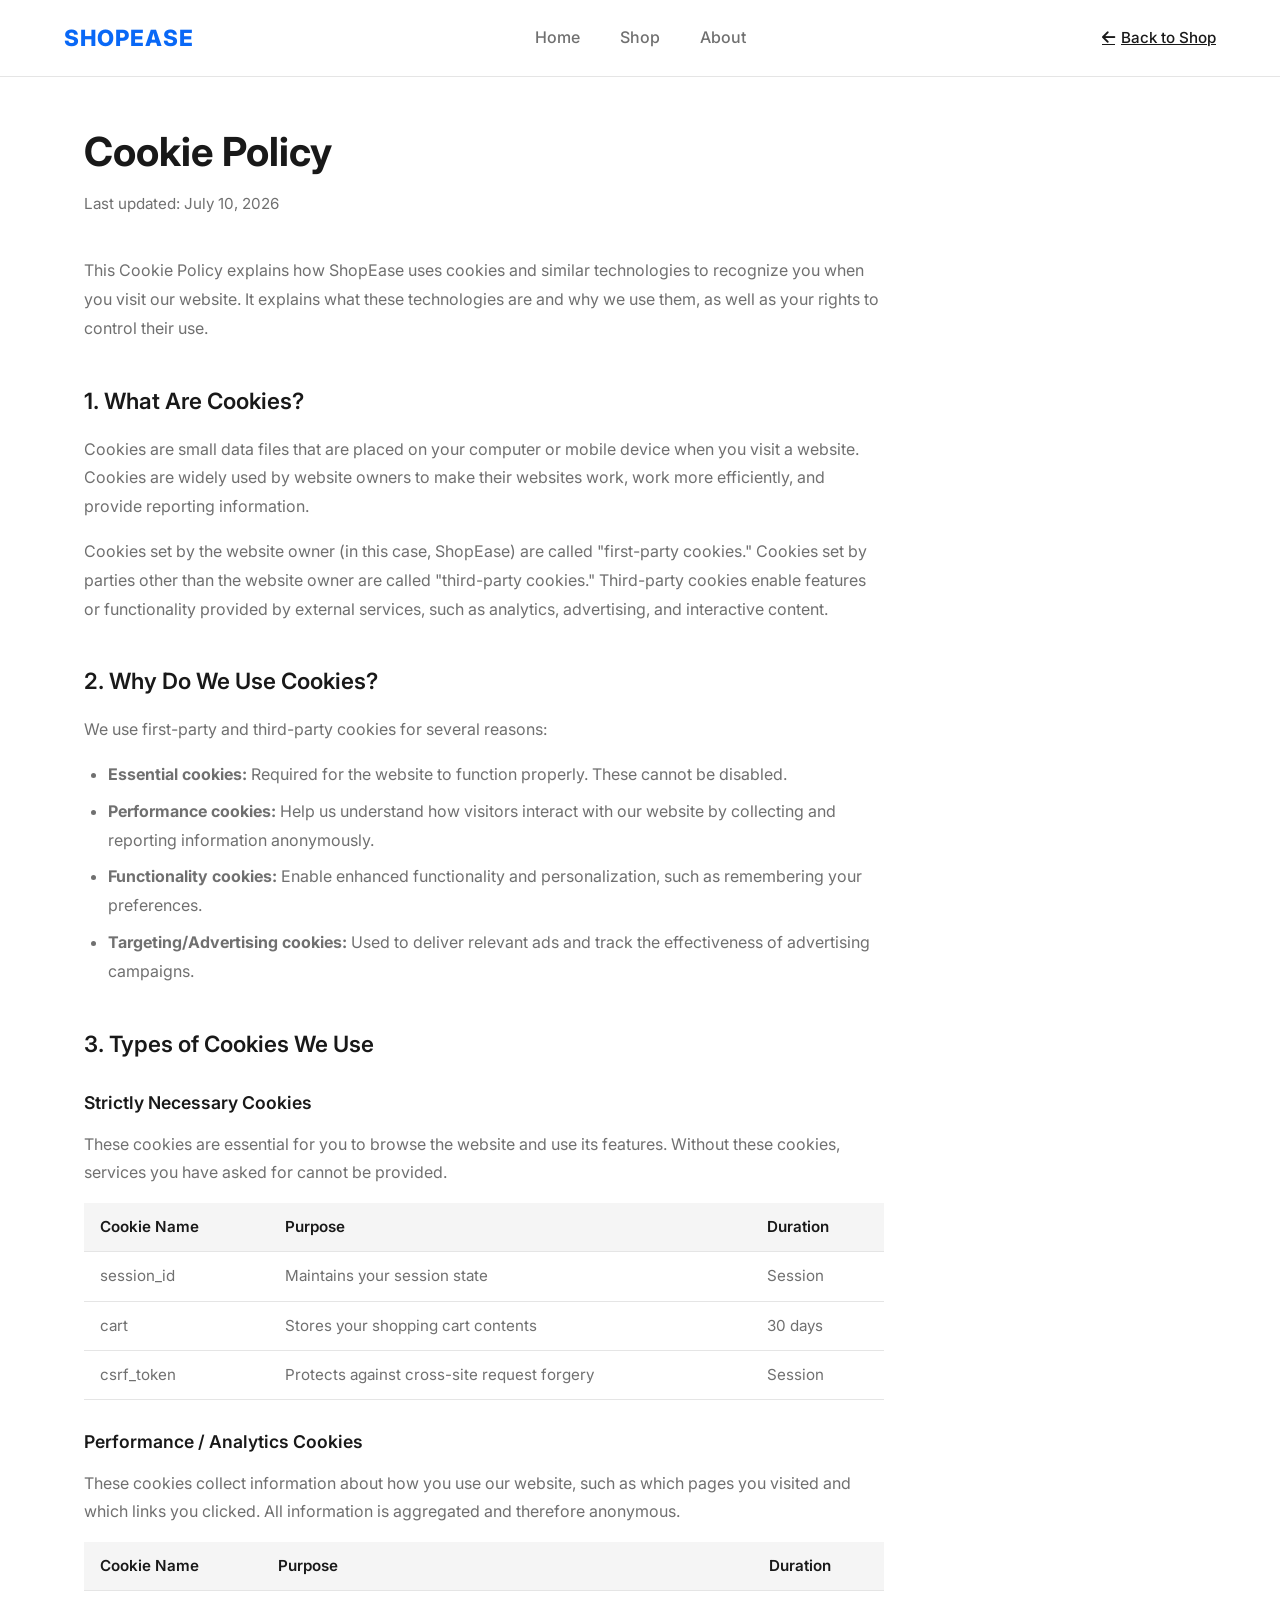
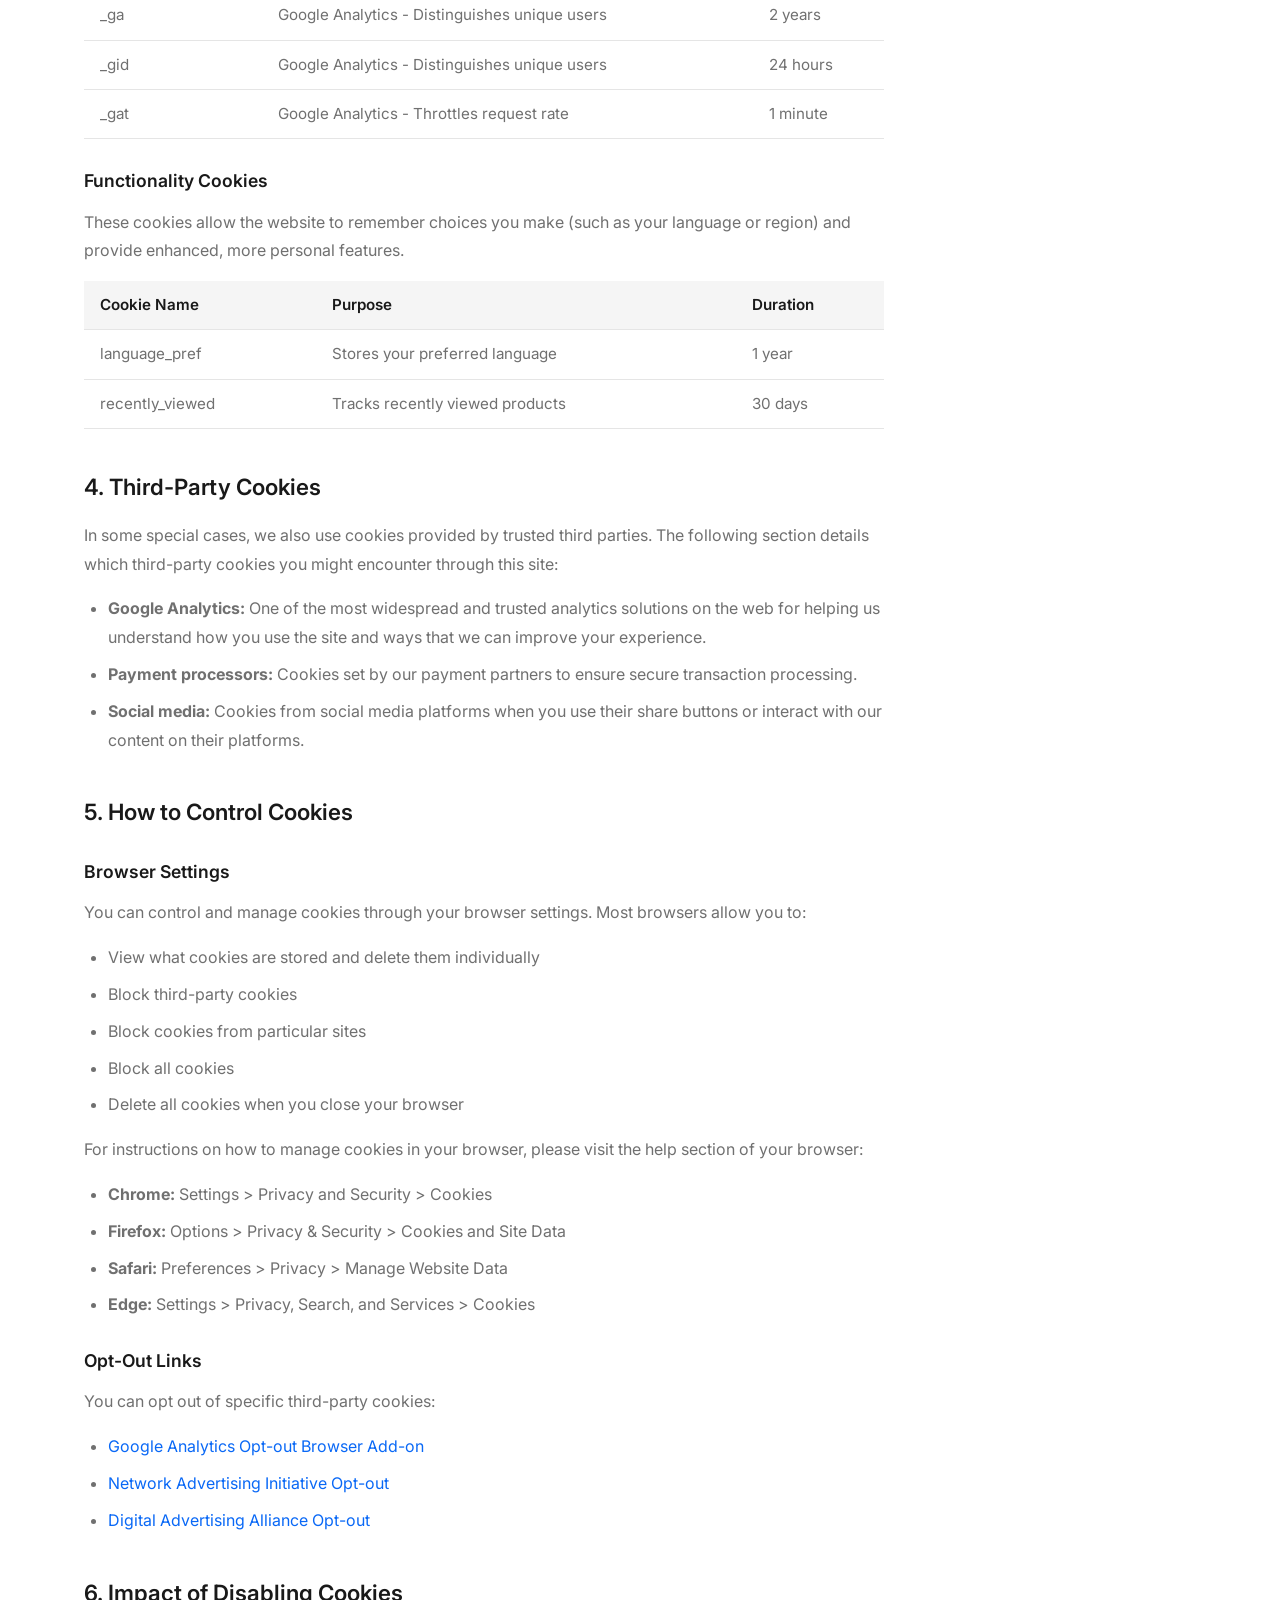
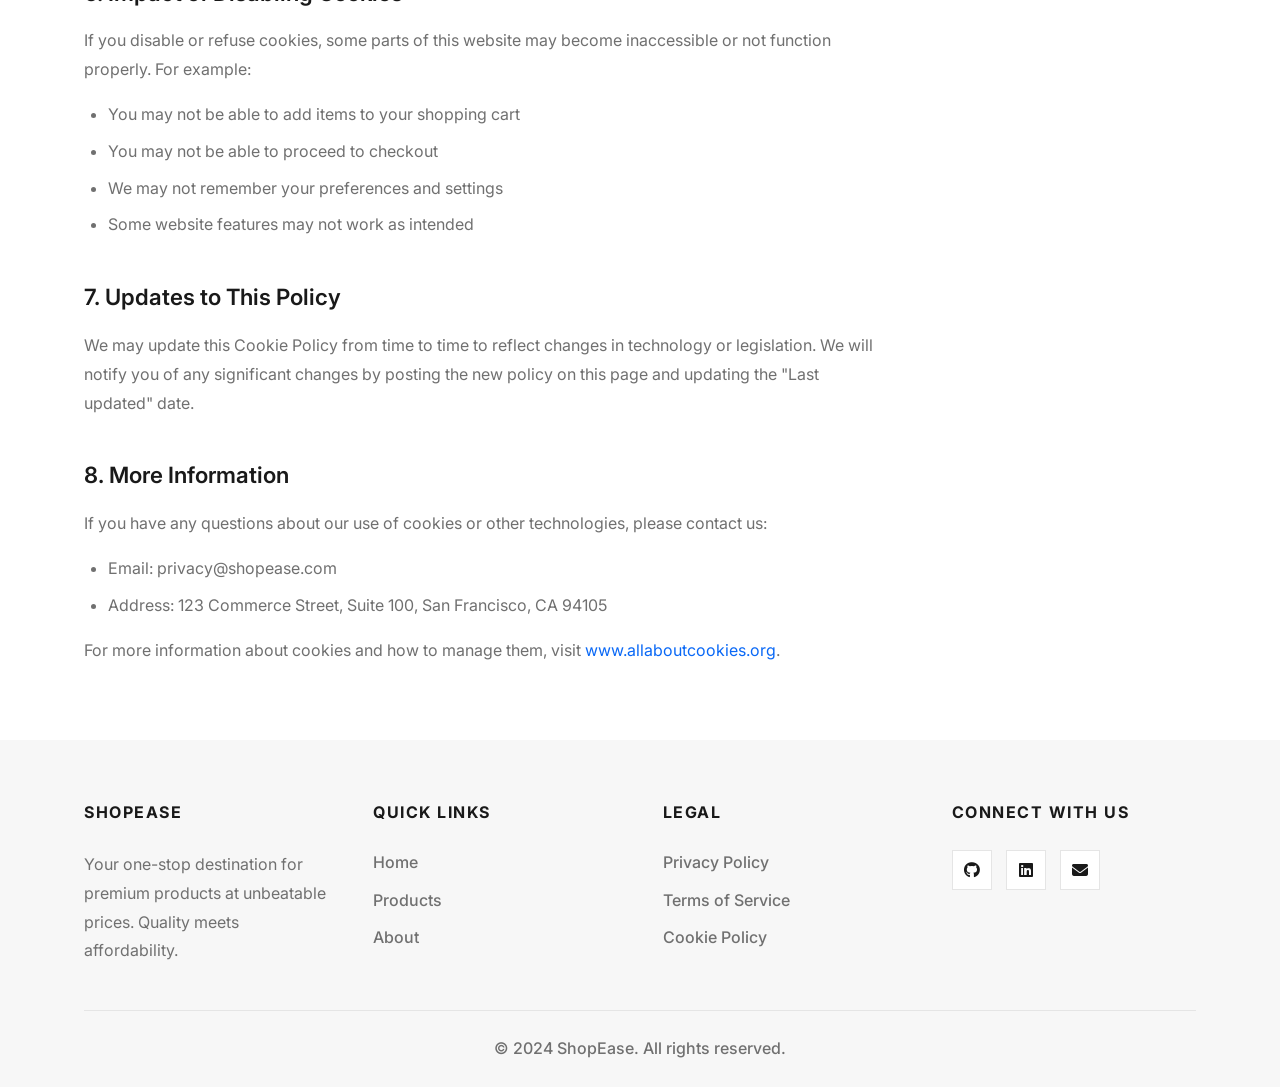
<file: cookies.html>
<!DOCTYPE html>
<html lang="en">
<head>
    <meta charset="UTF-8">
    <meta name="viewport" content="width=device-width, initial-scale=1.0">
    <title>Cookie Policy | ShopEase</title>
    <link rel="stylesheet" href="https://cdnjs.cloudflare.com/ajax/libs/font-awesome/6.4.0/css/all.min.css">
    <link rel="preconnect" href="https://fonts.googleapis.com">
    <link rel="preconnect" href="https://fonts.gstatic.com" crossorigin>
    <link rel="stylesheet" href="style.css">
</head>
<body>
    <nav>
        <div class="container nav-container">
            <a href="index.html" class="logo">ShopEase</a>
            <ul class="nav-links">
                <li><a href="index.html">Home</a></li>
                <li><a href="index.html#products">Shop</a></li>
                <li><a href="index.html#about">About</a></li>
            </ul>
            <div class="nav-actions">
                <a href="index.html" class="back-link"><i class="fas fa-arrow-left"></i> Back to Shop</a>
            </div>
        </div>
    </nav>

    <main class="policy-page">
        <div class="container">
            <h1>Cookie Policy</h1>
            <p class="policy-updated">Last updated: July 10, 2026</p>

            <div class="policy-content">
                <p>This Cookie Policy explains how ShopEase uses cookies and similar technologies to recognize you when you visit our website. It explains what these technologies are and why we use them, as well as your rights to control their use.</p>

                <h2>1. What Are Cookies?</h2>
                <p>Cookies are small data files that are placed on your computer or mobile device when you visit a website. Cookies are widely used by website owners to make their websites work, work more efficiently, and provide reporting information.</p>
                <p>Cookies set by the website owner (in this case, ShopEase) are called "first-party cookies." Cookies set by parties other than the website owner are called "third-party cookies." Third-party cookies enable features or functionality provided by external services, such as analytics, advertising, and interactive content.</p>

                <h2>2. Why Do We Use Cookies?</h2>
                <p>We use first-party and third-party cookies for several reasons:</p>
                <ul>
                    <li><strong>Essential cookies:</strong> Required for the website to function properly. These cannot be disabled.</li>
                    <li><strong>Performance cookies:</strong> Help us understand how visitors interact with our website by collecting and reporting information anonymously.</li>
                    <li><strong>Functionality cookies:</strong> Enable enhanced functionality and personalization, such as remembering your preferences.</li>
                    <li><strong>Targeting/Advertising cookies:</strong> Used to deliver relevant ads and track the effectiveness of advertising campaigns.</li>
                </ul>

                <h2>3. Types of Cookies We Use</h2>

                <h3>Strictly Necessary Cookies</h3>
                <p>These cookies are essential for you to browse the website and use its features. Without these cookies, services you have asked for cannot be provided.</p>
                <table>
                    <thead>
                        <tr>
                            <th>Cookie Name</th>
                            <th>Purpose</th>
                            <th>Duration</th>
                        </tr>
                    </thead>
                    <tbody>
                        <tr>
                            <td>session_id</td>
                            <td>Maintains your session state</td>
                            <td>Session</td>
                        </tr>
                        <tr>
                            <td>cart</td>
                            <td>Stores your shopping cart contents</td>
                            <td>30 days</td>
                        </tr>
                        <tr>
                            <td>csrf_token</td>
                            <td>Protects against cross-site request forgery</td>
                            <td>Session</td>
                        </tr>
                    </tbody>
                </table>

                <h3>Performance / Analytics Cookies</h3>
                <p>These cookies collect information about how you use our website, such as which pages you visited and which links you clicked. All information is aggregated and therefore anonymous.</p>
                <table>
                    <thead>
                        <tr>
                            <th>Cookie Name</th>
                            <th>Purpose</th>
                            <th>Duration</th>
                        </tr>
                    </thead>
                    <tbody>
                        <tr>
                            <td>_ga</td>
                            <td>Google Analytics - Distinguishes unique users</td>
                            <td>2 years</td>
                        </tr>
                        <tr>
                            <td>_gid</td>
                            <td>Google Analytics - Distinguishes unique users</td>
                            <td>24 hours</td>
                        </tr>
                        <tr>
                            <td>_gat</td>
                            <td>Google Analytics - Throttles request rate</td>
                            <td>1 minute</td>
                        </tr>
                    </tbody>
                </table>

                <h3>Functionality Cookies</h3>
                <p>These cookies allow the website to remember choices you make (such as your language or region) and provide enhanced, more personal features.</p>
                <table>
                    <thead>
                        <tr>
                            <th>Cookie Name</th>
                            <th>Purpose</th>
                            <th>Duration</th>
                        </tr>
                    </thead>
                    <tbody>
                        <tr>
                            <td>language_pref</td>
                            <td>Stores your preferred language</td>
                            <td>1 year</td>
                        </tr>
                        <tr>
                            <td>recently_viewed</td>
                            <td>Tracks recently viewed products</td>
                            <td>30 days</td>
                        </tr>
                    </tbody>
                </table>

                <h2>4. Third-Party Cookies</h2>
                <p>In some special cases, we also use cookies provided by trusted third parties. The following section details which third-party cookies you might encounter through this site:</p>
                <ul>
                    <li><strong>Google Analytics:</strong> One of the most widespread and trusted analytics solutions on the web for helping us understand how you use the site and ways that we can improve your experience.</li>
                    <li><strong>Payment processors:</strong> Cookies set by our payment partners to ensure secure transaction processing.</li>
                    <li><strong>Social media:</strong> Cookies from social media platforms when you use their share buttons or interact with our content on their platforms.</li>
                </ul>

                <h2>5. How to Control Cookies</h2>
                <h3>Browser Settings</h3>
                <p>You can control and manage cookies through your browser settings. Most browsers allow you to:</p>
                <ul>
                    <li>View what cookies are stored and delete them individually</li>
                    <li>Block third-party cookies</li>
                    <li>Block cookies from particular sites</li>
                    <li>Block all cookies</li>
                    <li>Delete all cookies when you close your browser</li>
                </ul>
                <p>For instructions on how to manage cookies in your browser, please visit the help section of your browser:</p>
                <ul>
                    <li><strong>Chrome:</strong> Settings > Privacy and Security > Cookies</li>
                    <li><strong>Firefox:</strong> Options > Privacy & Security > Cookies and Site Data</li>
                    <li><strong>Safari:</strong> Preferences > Privacy > Manage Website Data</li>
                    <li><strong>Edge:</strong> Settings > Privacy, Search, and Services > Cookies</li>
                </ul>

                <h3>Opt-Out Links</h3>
                <p>You can opt out of specific third-party cookies:</p>
                <ul>
                    <li><a href="https://tools.google.com/dlpage/gaoptout" target="_blank" rel="noopener">Google Analytics Opt-out Browser Add-on</a></li>
                    <li><a href="https://www.networkadvertising.org/choices/" target="_blank" rel="noopener">Network Advertising Initiative Opt-out</a></li>
                    <li><a href="https://optout.aboutads.info/" target="_blank" rel="noopener">Digital Advertising Alliance Opt-out</a></li>
                </ul>

                <h2>6. Impact of Disabling Cookies</h2>
                <p>If you disable or refuse cookies, some parts of this website may become inaccessible or not function properly. For example:</p>
                <ul>
                    <li>You may not be able to add items to your shopping cart</li>
                    <li>You may not be able to proceed to checkout</li>
                    <li>We may not remember your preferences and settings</li>
                    <li>Some website features may not work as intended</li>
                </ul>

                <h2>7. Updates to This Policy</h2>
                <p>We may update this Cookie Policy from time to time to reflect changes in technology or legislation. We will notify you of any significant changes by posting the new policy on this page and updating the "Last updated" date.</p>

                <h2>8. More Information</h2>
                <p>If you have any questions about our use of cookies or other technologies, please contact us:</p>
                <ul>
                    <li>Email: privacy@shopease.com</li>
                    <li>Address: 123 Commerce Street, Suite 100, San Francisco, CA 94105</li>
                </ul>
                <p>For more information about cookies and how to manage them, visit <a href="https://www.allaboutcookies.org" target="_blank" rel="noopener">www.allaboutcookies.org</a>.</p>
            </div>
        </div>
    </main>

    <footer>
        <div class="container">
            <div class="footer-content">
                <div class="footer-section">
                    <h4>ShopEase</h4>
                    <p>Your one-stop destination for premium products at unbeatable prices. Quality meets affordability.</p>
                </div>
                <div class="footer-section">
                    <h4>Quick Links</h4>
                    <ul>
                        <li><a href="index.html">Home</a></li>
                        <li><a href="index.html#products">Products</a></li>
                        <li><a href="index.html#about">About</a></li>
                    </ul>
                </div>
                <div class="footer-section">
                    <h4>Legal</h4>
                    <ul>
                        <li><a href="privacy.html">Privacy Policy</a></li>
                        <li><a href="terms.html">Terms of Service</a></li>
                        <li><a href="cookies.html">Cookie Policy</a></li>
                    </ul>
                </div>
                <div class="footer-section">
                    <h4>Connect With Us</h4>
                    <div class="social-links">
                        <a href="https://github.com" target="_blank"><i class="fab fa-github"></i></a>
                        <a href="https://linkedin.com" target="_blank"><i class="fab fa-linkedin"></i></a>
                        <a href="mailto:hello@shopease.com"><i class="fas fa-envelope"></i></a>
                    </div>
                </div>
            </div>
            <div class="footer-bottom">
                <p>&copy; 2024 ShopEase. All rights reserved.</p>
            </div>
        </div>
    </footer>
</body>
</html>
</file>
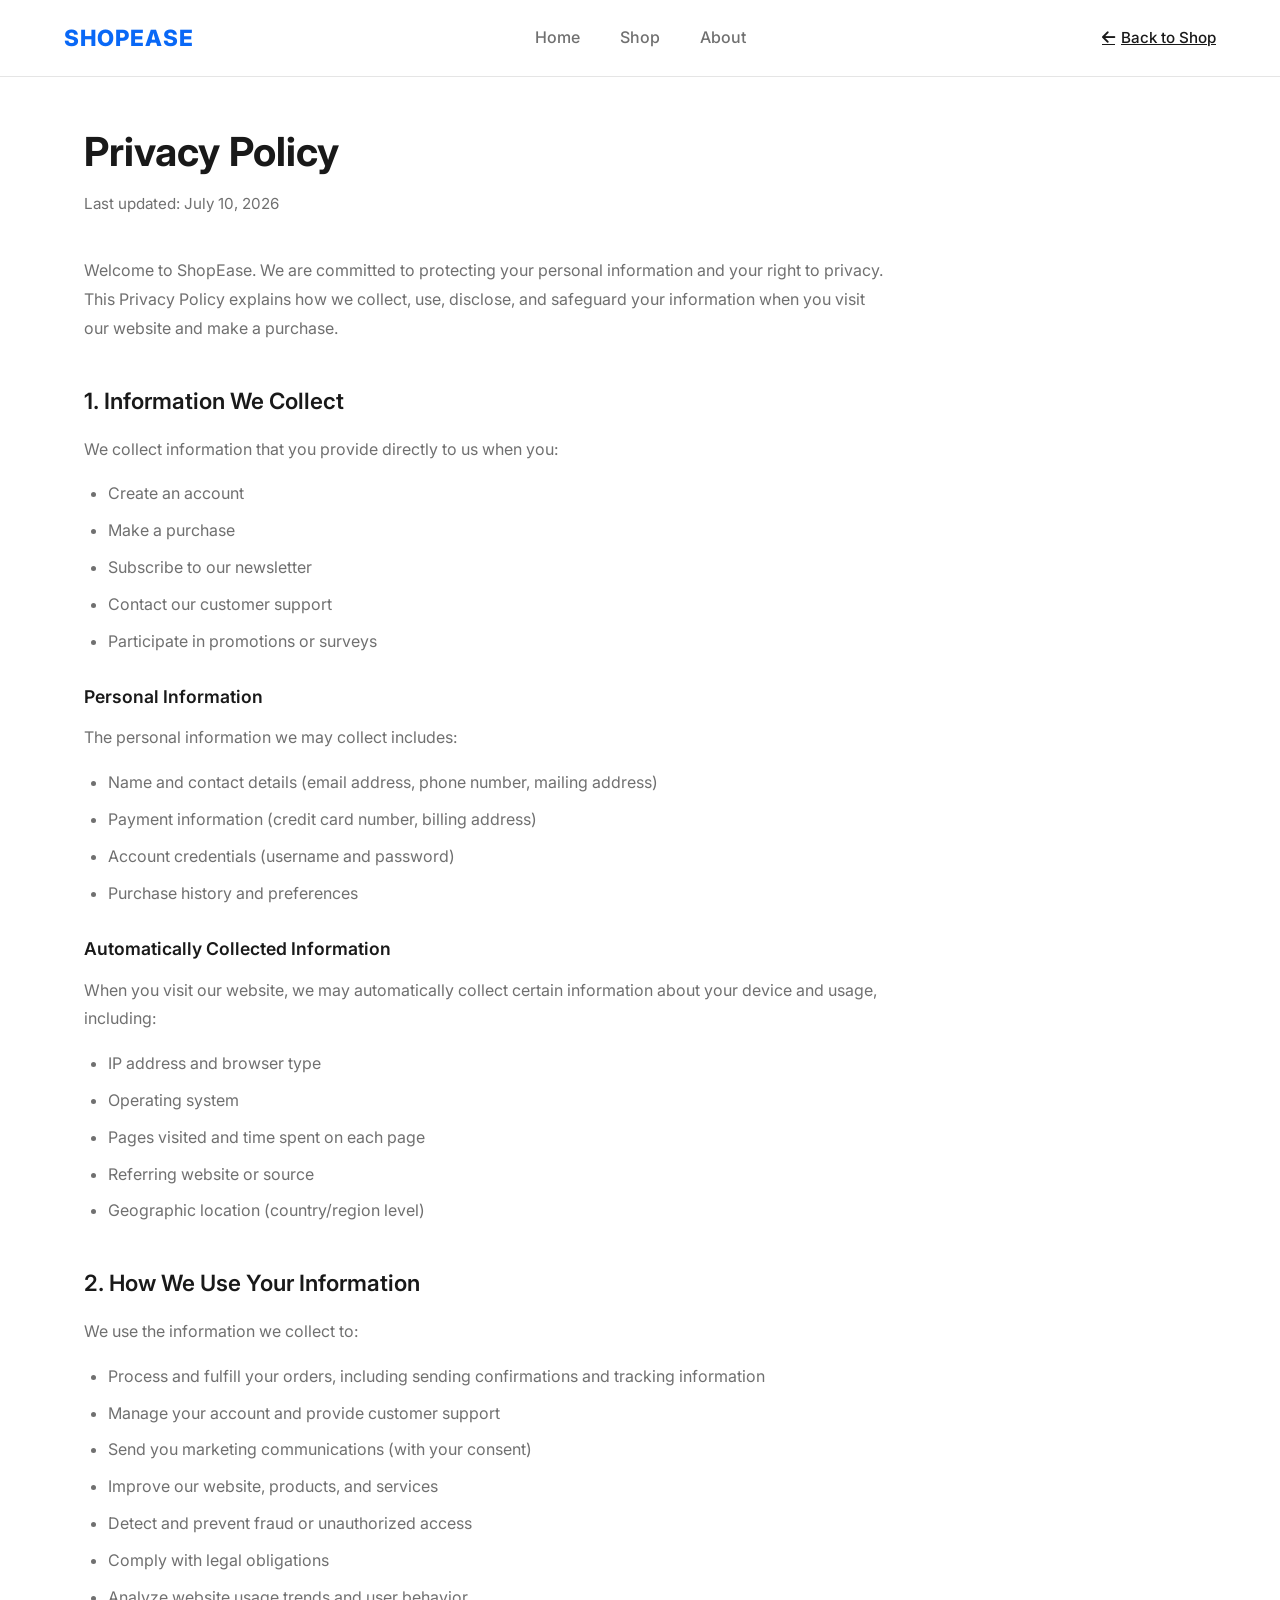
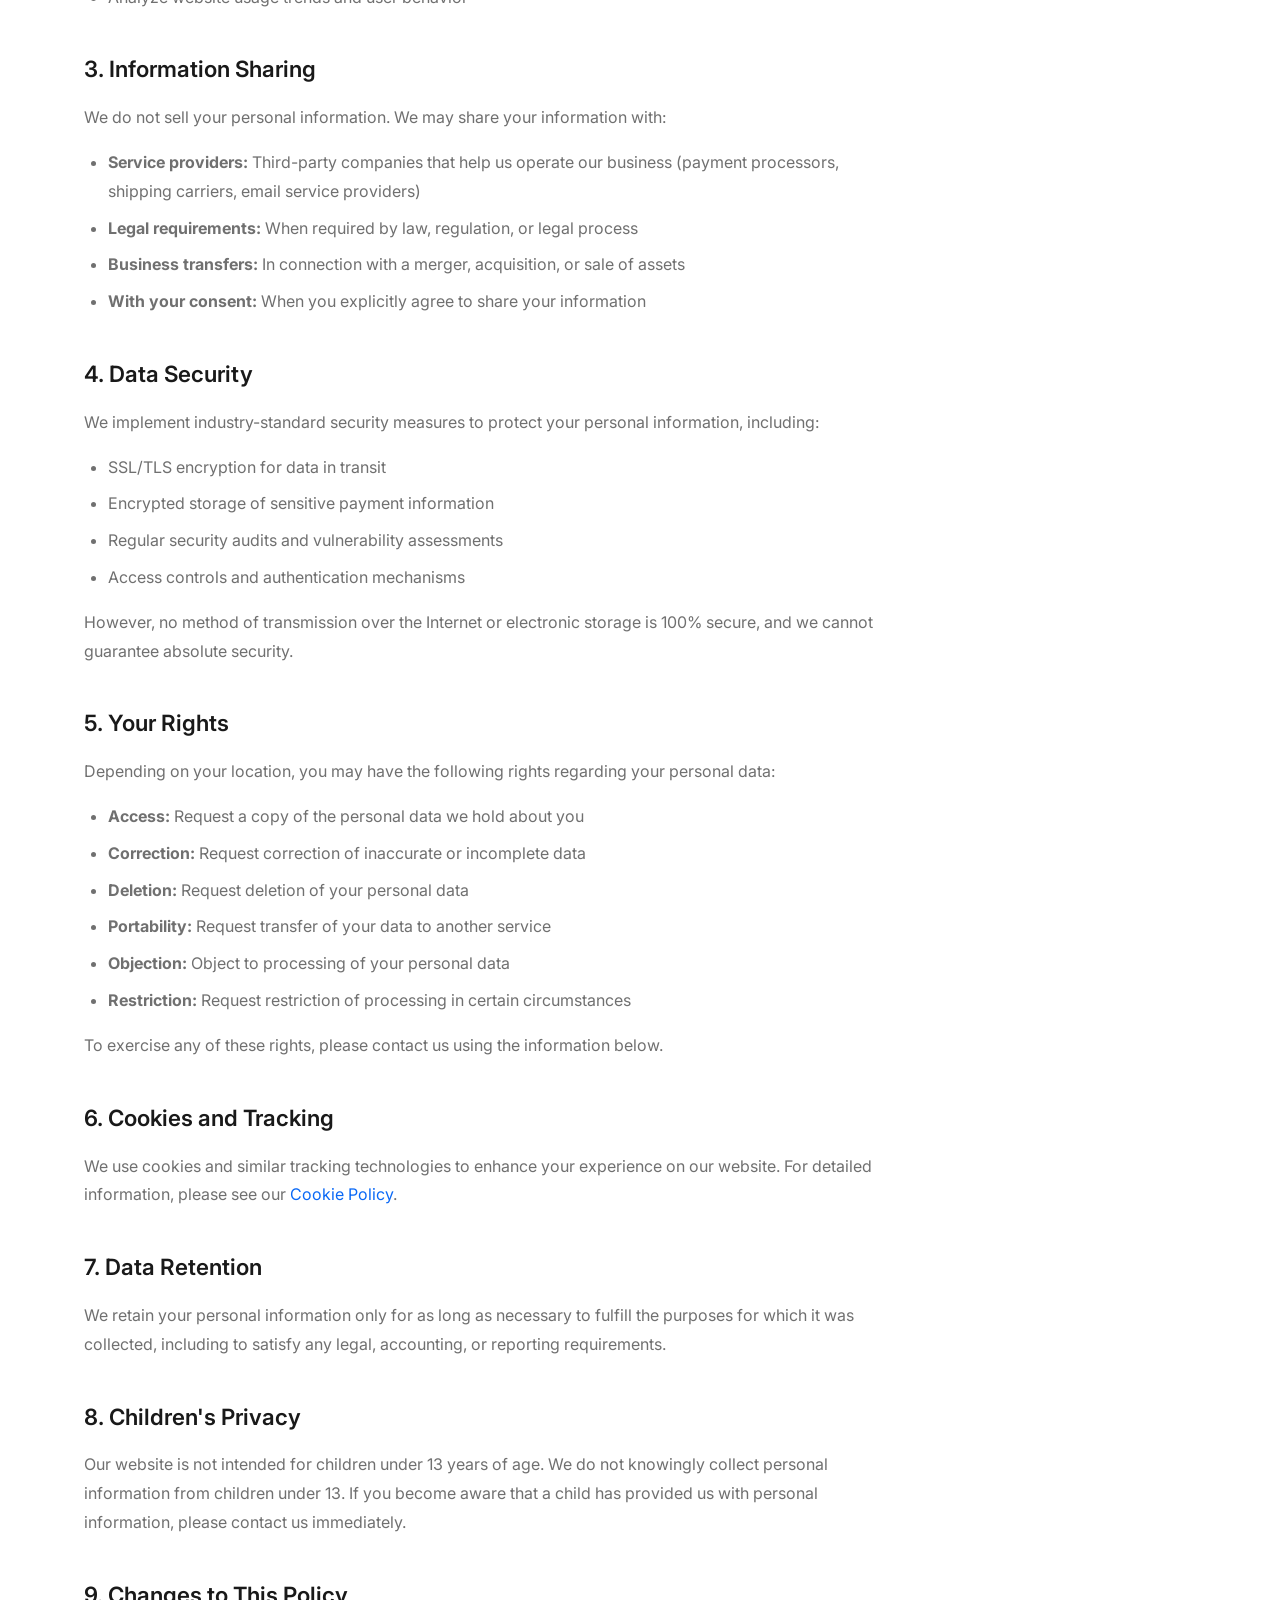
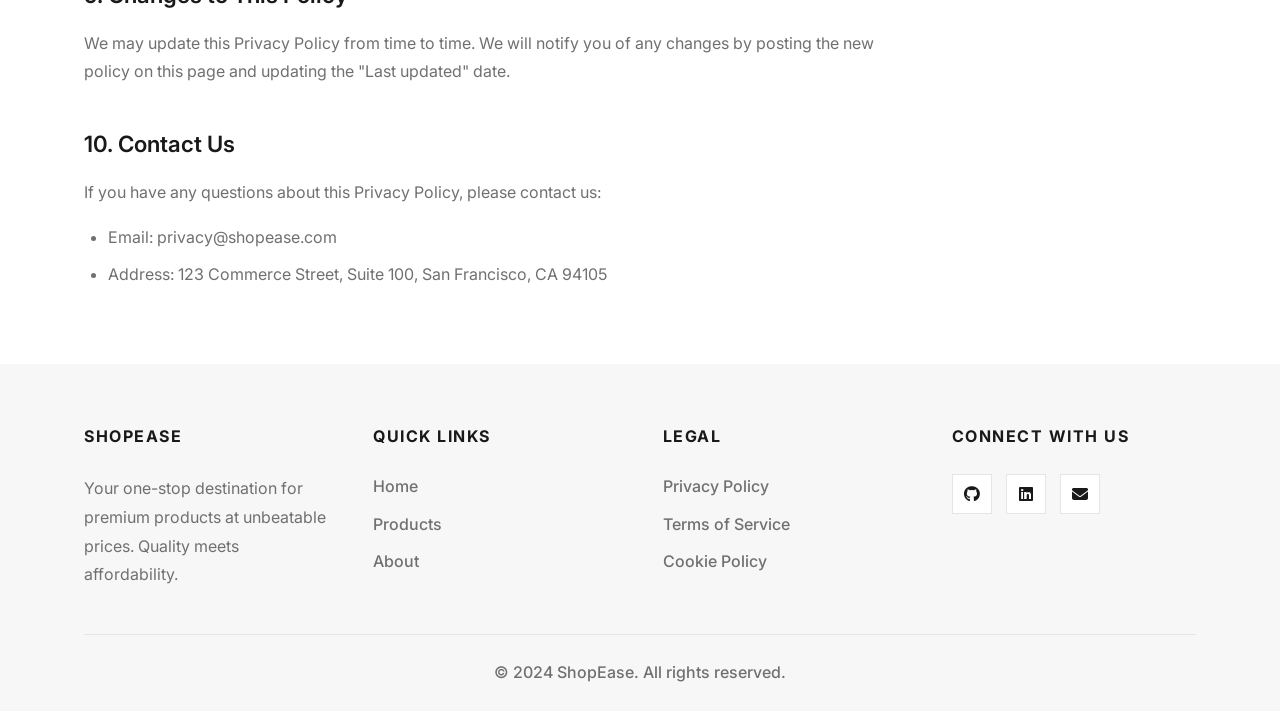
<file: privacy.html>
<!DOCTYPE html>
<html lang="en">
<head>
    <meta charset="UTF-8">
    <meta name="viewport" content="width=device-width, initial-scale=1.0">
    <title>Privacy Policy | ShopEase</title>
    <link rel="stylesheet" href="https://cdnjs.cloudflare.com/ajax/libs/font-awesome/6.4.0/css/all.min.css">
    <link rel="preconnect" href="https://fonts.googleapis.com">
    <link rel="preconnect" href="https://fonts.gstatic.com" crossorigin>
    <link rel="stylesheet" href="style.css">
</head>
<body>
    <nav>
        <div class="container nav-container">
            <a href="index.html" class="logo">ShopEase</a>
            <ul class="nav-links">
                <li><a href="index.html">Home</a></li>
                <li><a href="index.html#products">Shop</a></li>
                <li><a href="index.html#about">About</a></li>
            </ul>
            <div class="nav-actions">
                <a href="index.html" class="back-link"><i class="fas fa-arrow-left"></i> Back to Shop</a>
            </div>
        </div>
    </nav>

    <main class="policy-page">
        <div class="container">
            <h1>Privacy Policy</h1>
            <p class="policy-updated">Last updated: July 10, 2026</p>

            <div class="policy-content">
                <p>Welcome to ShopEase. We are committed to protecting your personal information and your right to privacy. This Privacy Policy explains how we collect, use, disclose, and safeguard your information when you visit our website and make a purchase.</p>

                <h2>1. Information We Collect</h2>
                <p>We collect information that you provide directly to us when you:</p>
                <ul>
                    <li>Create an account</li>
                    <li>Make a purchase</li>
                    <li>Subscribe to our newsletter</li>
                    <li>Contact our customer support</li>
                    <li>Participate in promotions or surveys</li>
                </ul>

                <h3>Personal Information</h3>
                <p>The personal information we may collect includes:</p>
                <ul>
                    <li>Name and contact details (email address, phone number, mailing address)</li>
                    <li>Payment information (credit card number, billing address)</li>
                    <li>Account credentials (username and password)</li>
                    <li>Purchase history and preferences</li>
                </ul>

                <h3>Automatically Collected Information</h3>
                <p>When you visit our website, we may automatically collect certain information about your device and usage, including:</p>
                <ul>
                    <li>IP address and browser type</li>
                    <li>Operating system</li>
                    <li>Pages visited and time spent on each page</li>
                    <li>Referring website or source</li>
                    <li>Geographic location (country/region level)</li>
                </ul>

                <h2>2. How We Use Your Information</h2>
                <p>We use the information we collect to:</p>
                <ul>
                    <li>Process and fulfill your orders, including sending confirmations and tracking information</li>
                    <li>Manage your account and provide customer support</li>
                    <li>Send you marketing communications (with your consent)</li>
                    <li>Improve our website, products, and services</li>
                    <li>Detect and prevent fraud or unauthorized access</li>
                    <li>Comply with legal obligations</li>
                    <li>Analyze website usage trends and user behavior</li>
                </ul>

                <h2>3. Information Sharing</h2>
                <p>We do not sell your personal information. We may share your information with:</p>
                <ul>
                    <li><strong>Service providers:</strong> Third-party companies that help us operate our business (payment processors, shipping carriers, email service providers)</li>
                    <li><strong>Legal requirements:</strong> When required by law, regulation, or legal process</li>
                    <li><strong>Business transfers:</strong> In connection with a merger, acquisition, or sale of assets</li>
                    <li><strong>With your consent:</strong> When you explicitly agree to share your information</li>
                </ul>

                <h2>4. Data Security</h2>
                <p>We implement industry-standard security measures to protect your personal information, including:</p>
                <ul>
                    <li>SSL/TLS encryption for data in transit</li>
                    <li>Encrypted storage of sensitive payment information</li>
                    <li>Regular security audits and vulnerability assessments</li>
                    <li>Access controls and authentication mechanisms</li>
                </ul>
                <p>However, no method of transmission over the Internet or electronic storage is 100% secure, and we cannot guarantee absolute security.</p>

                <h2>5. Your Rights</h2>
                <p>Depending on your location, you may have the following rights regarding your personal data:</p>
                <ul>
                    <li><strong>Access:</strong> Request a copy of the personal data we hold about you</li>
                    <li><strong>Correction:</strong> Request correction of inaccurate or incomplete data</li>
                    <li><strong>Deletion:</strong> Request deletion of your personal data</li>
                    <li><strong>Portability:</strong> Request transfer of your data to another service</li>
                    <li><strong>Objection:</strong> Object to processing of your personal data</li>
                    <li><strong>Restriction:</strong> Request restriction of processing in certain circumstances</li>
                </ul>
                <p>To exercise any of these rights, please contact us using the information below.</p>

                <h2>6. Cookies and Tracking</h2>
                <p>We use cookies and similar tracking technologies to enhance your experience on our website. For detailed information, please see our <a href="cookies.html">Cookie Policy</a>.</p>

                <h2>7. Data Retention</h2>
                <p>We retain your personal information only for as long as necessary to fulfill the purposes for which it was collected, including to satisfy any legal, accounting, or reporting requirements.</p>

                <h2>8. Children's Privacy</h2>
                <p>Our website is not intended for children under 13 years of age. We do not knowingly collect personal information from children under 13. If you become aware that a child has provided us with personal information, please contact us immediately.</p>

                <h2>9. Changes to This Policy</h2>
                <p>We may update this Privacy Policy from time to time. We will notify you of any changes by posting the new policy on this page and updating the "Last updated" date.</p>

                <h2>10. Contact Us</h2>
                <p>If you have any questions about this Privacy Policy, please contact us:</p>
                <ul>
                    <li>Email: privacy@shopease.com</li>
                    <li>Address: 123 Commerce Street, Suite 100, San Francisco, CA 94105</li>
                </ul>
            </div>
        </div>
    </main>

    <footer>
        <div class="container">
            <div class="footer-content">
                <div class="footer-section">
                    <h4>ShopEase</h4>
                    <p>Your one-stop destination for premium products at unbeatable prices. Quality meets affordability.</p>
                </div>
                <div class="footer-section">
                    <h4>Quick Links</h4>
                    <ul>
                        <li><a href="index.html">Home</a></li>
                        <li><a href="index.html#products">Products</a></li>
                        <li><a href="index.html#about">About</a></li>
                    </ul>
                </div>
                <div class="footer-section">
                    <h4>Legal</h4>
                    <ul>
                        <li><a href="privacy.html">Privacy Policy</a></li>
                        <li><a href="terms.html">Terms of Service</a></li>
                        <li><a href="cookies.html">Cookie Policy</a></li>
                    </ul>
                </div>
                <div class="footer-section">
                    <h4>Connect With Us</h4>
                    <div class="social-links">
                        <a href="https://github.com" target="_blank"><i class="fab fa-github"></i></a>
                        <a href="https://linkedin.com" target="_blank"><i class="fab fa-linkedin"></i></a>
                        <a href="mailto:hello@shopease.com"><i class="fas fa-envelope"></i></a>
                    </div>
                </div>
            </div>
            <div class="footer-bottom">
                <p>&copy; 2024 ShopEase. All rights reserved.</p>
            </div>
        </div>
    </footer>
</body>
</html>
</file>
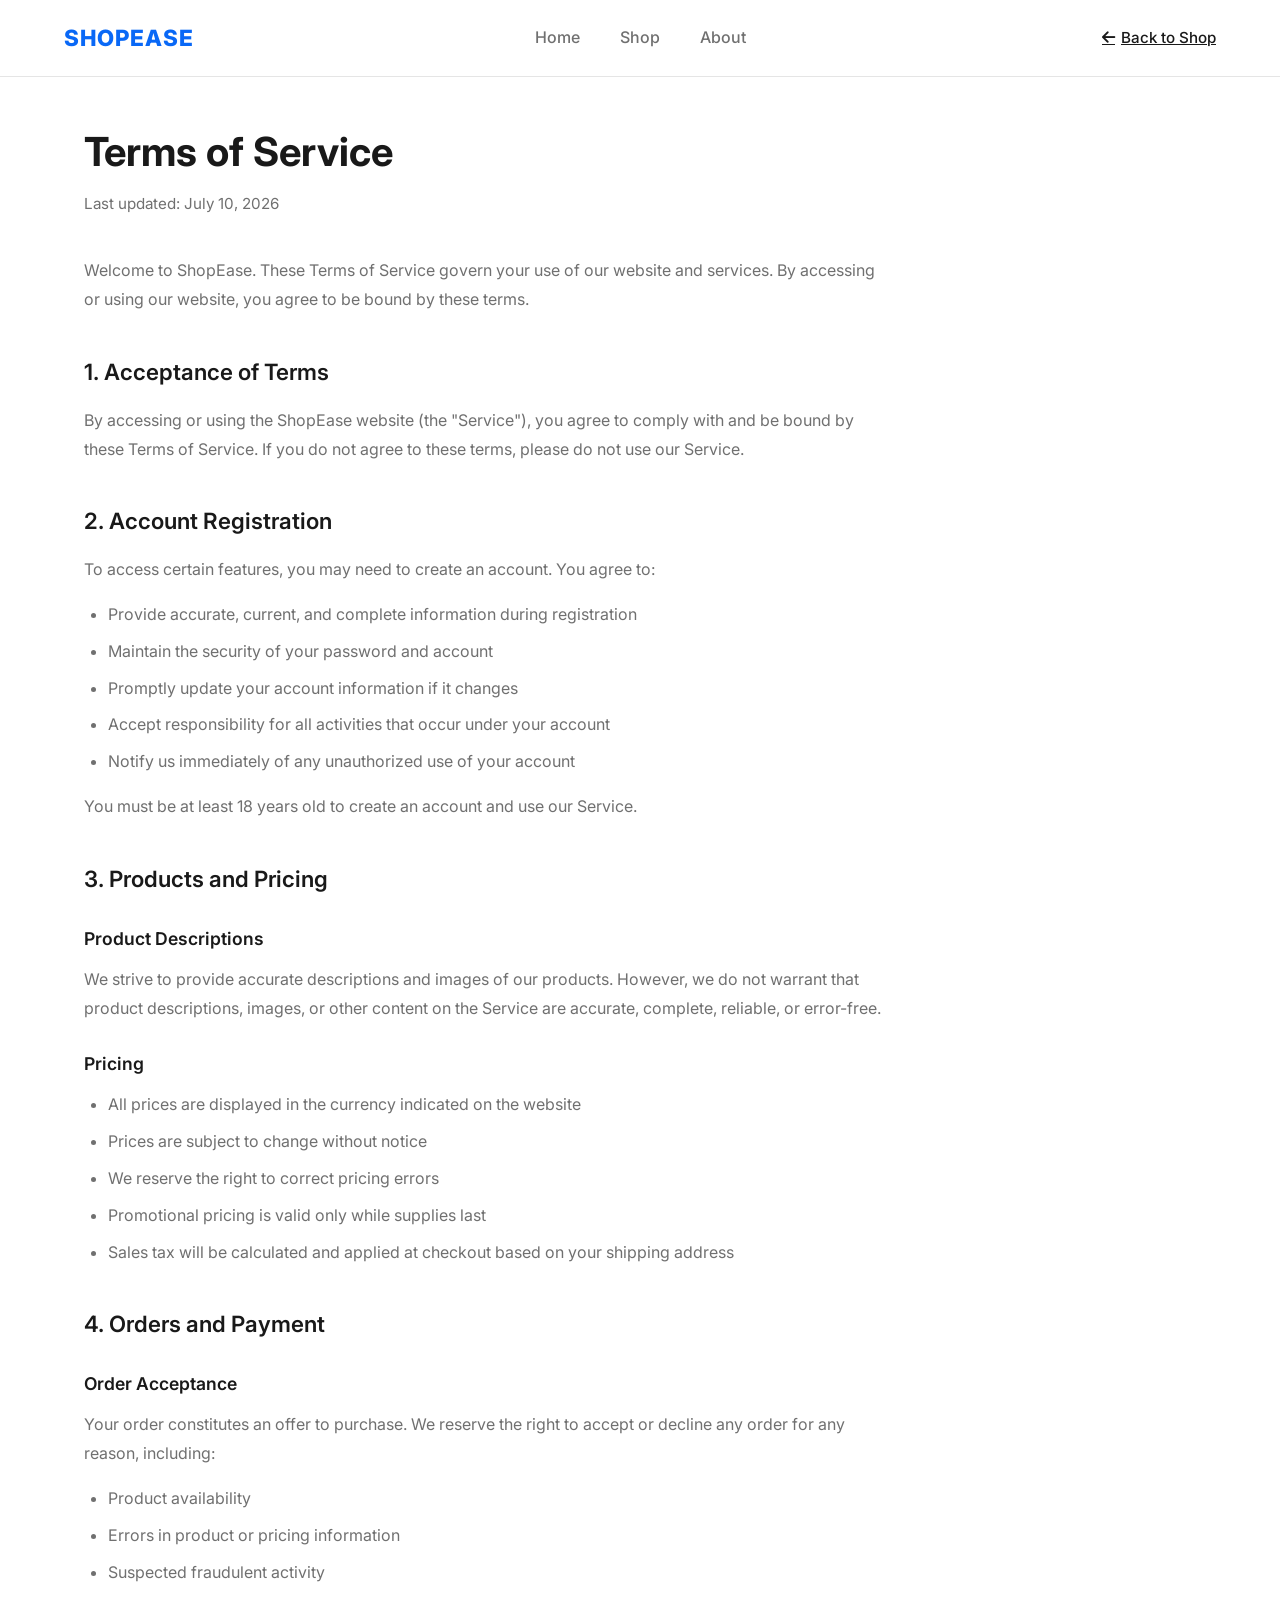
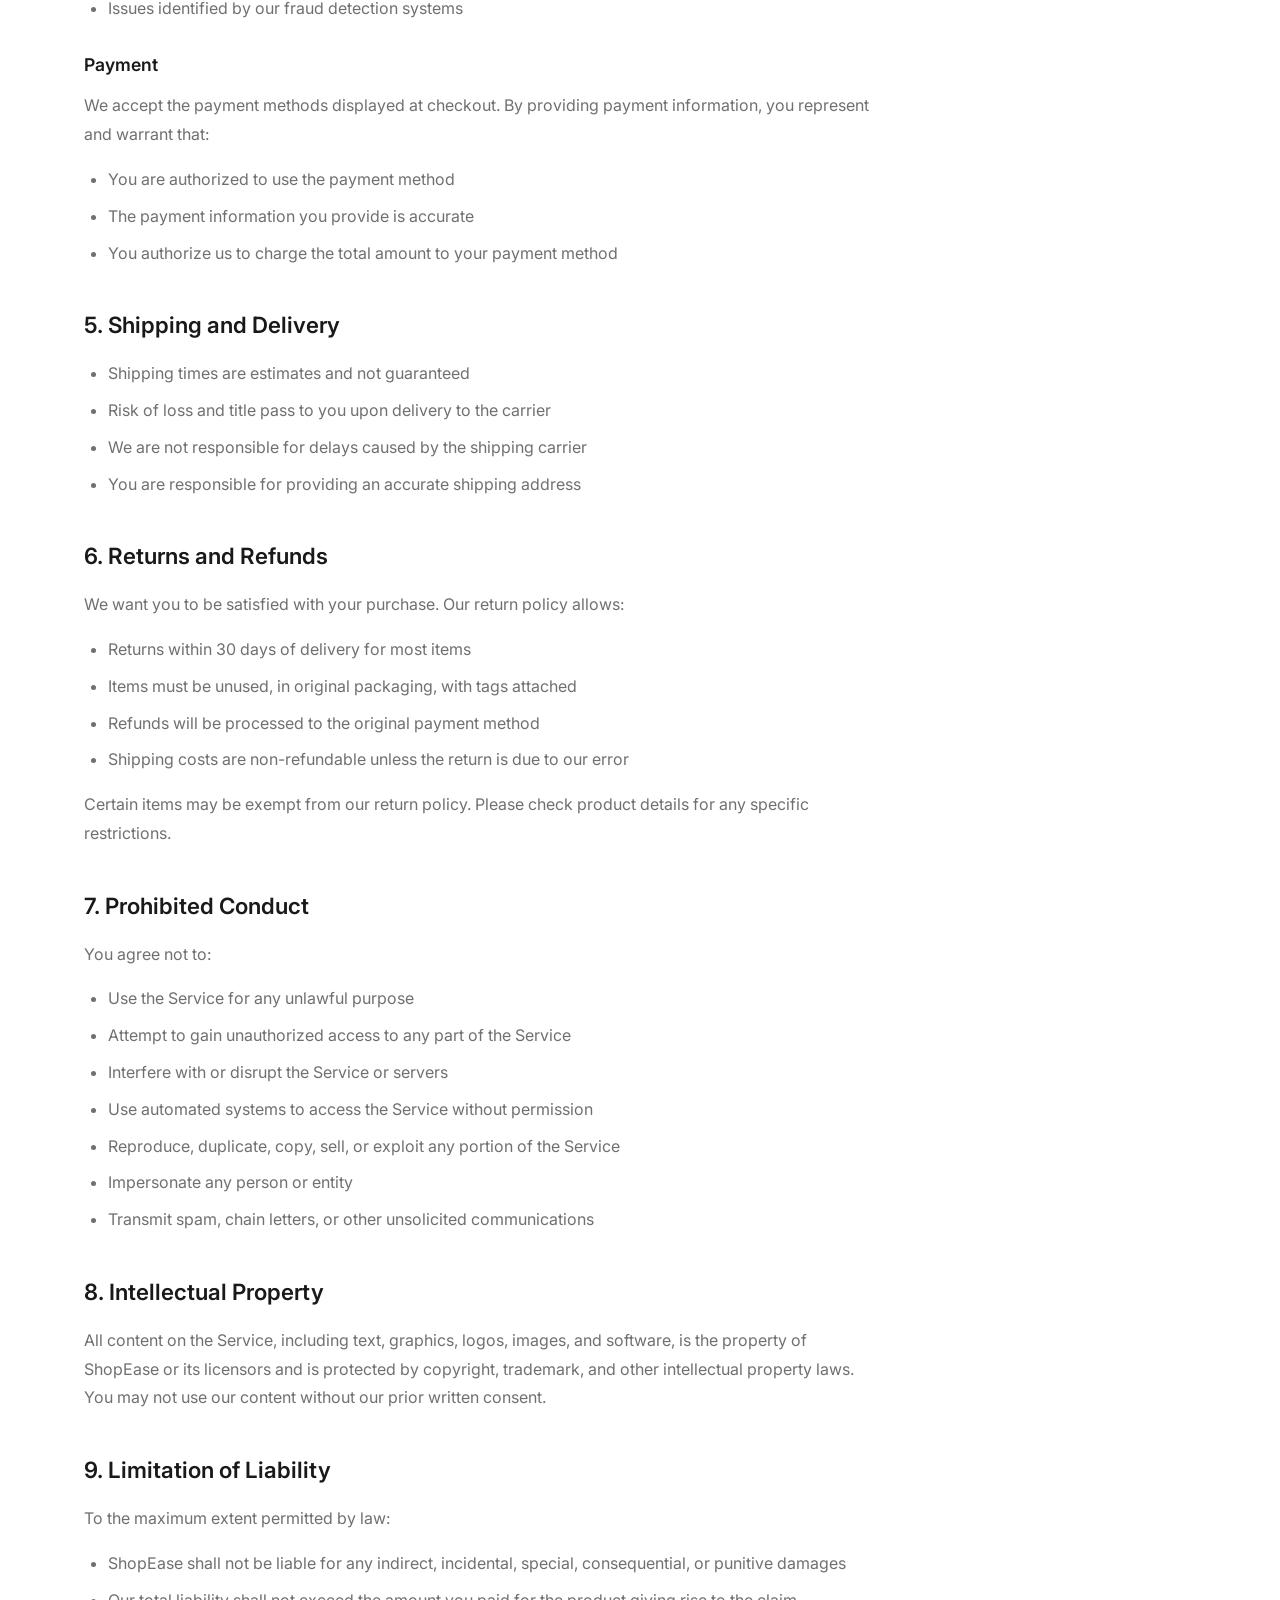
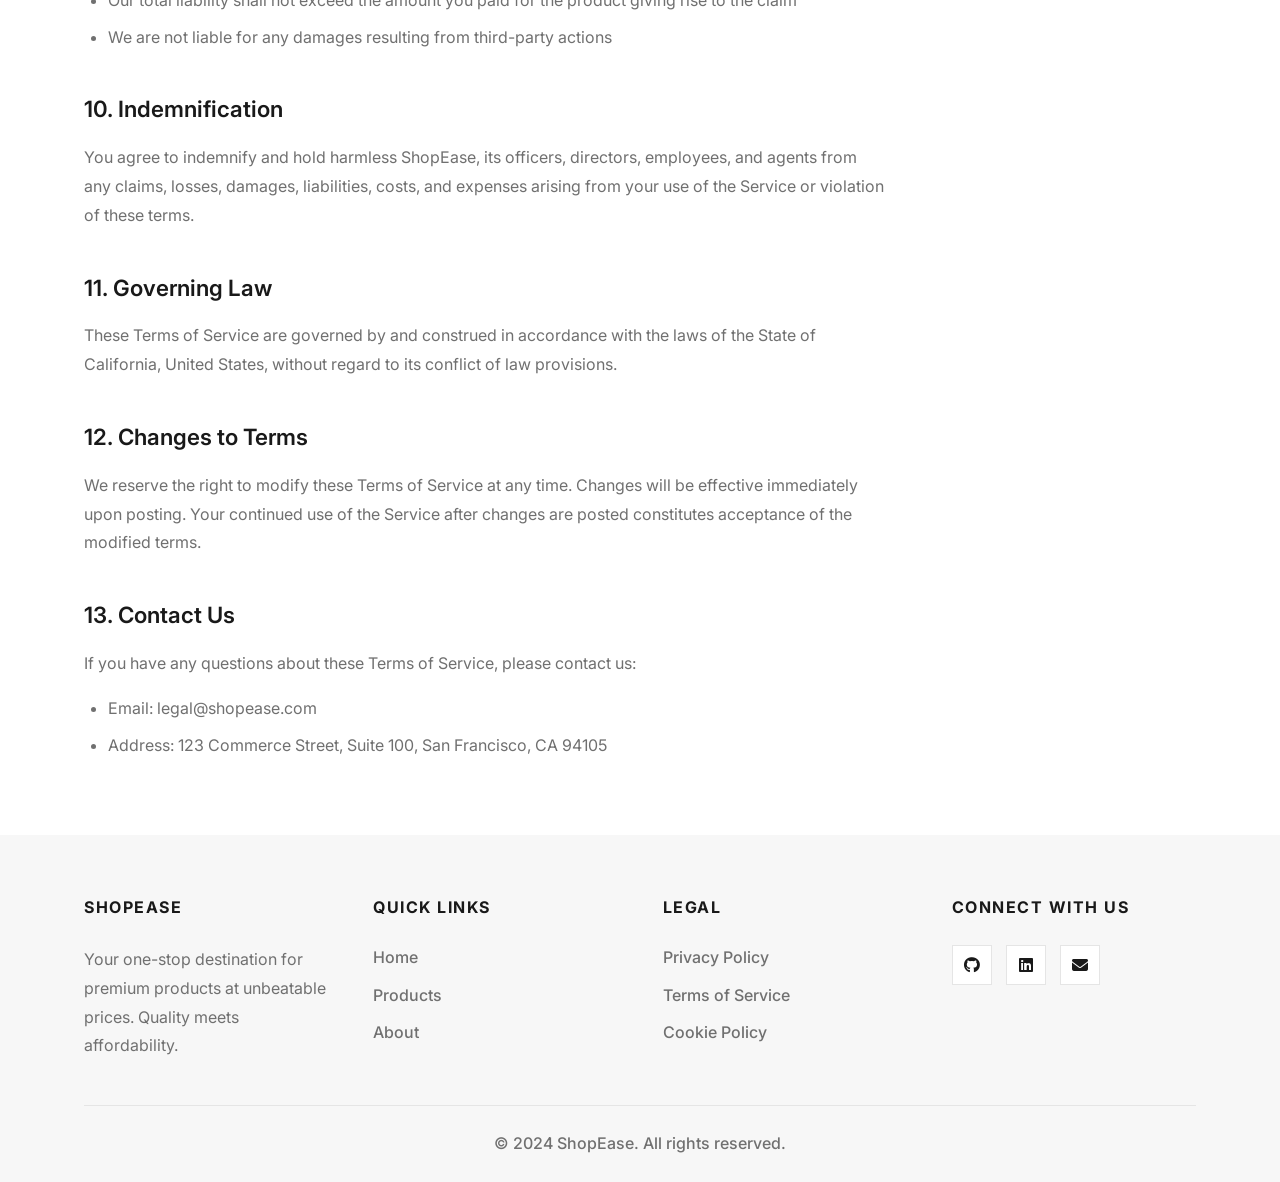
<file: terms.html>
<!DOCTYPE html>
<html lang="en">
<head>
    <meta charset="UTF-8">
    <meta name="viewport" content="width=device-width, initial-scale=1.0">
    <title>Terms of Service | ShopEase</title>
    <link rel="stylesheet" href="https://cdnjs.cloudflare.com/ajax/libs/font-awesome/6.4.0/css/all.min.css">
    <link rel="preconnect" href="https://fonts.googleapis.com">
    <link rel="preconnect" href="https://fonts.gstatic.com" crossorigin>
    <link rel="stylesheet" href="style.css">
</head>
<body>
    <nav>
        <div class="container nav-container">
            <a href="index.html" class="logo">ShopEase</a>
            <ul class="nav-links">
                <li><a href="index.html">Home</a></li>
                <li><a href="index.html#products">Shop</a></li>
                <li><a href="index.html#about">About</a></li>
            </ul>
            <div class="nav-actions">
                <a href="index.html" class="back-link"><i class="fas fa-arrow-left"></i> Back to Shop</a>
            </div>
        </div>
    </nav>

    <main class="policy-page">
        <div class="container">
            <h1>Terms of Service</h1>
            <p class="policy-updated">Last updated: July 10, 2026</p>

            <div class="policy-content">
                <p>Welcome to ShopEase. These Terms of Service govern your use of our website and services. By accessing or using our website, you agree to be bound by these terms.</p>

                <h2>1. Acceptance of Terms</h2>
                <p>By accessing or using the ShopEase website (the "Service"), you agree to comply with and be bound by these Terms of Service. If you do not agree to these terms, please do not use our Service.</p>

                <h2>2. Account Registration</h2>
                <p>To access certain features, you may need to create an account. You agree to:</p>
                <ul>
                    <li>Provide accurate, current, and complete information during registration</li>
                    <li>Maintain the security of your password and account</li>
                    <li>Promptly update your account information if it changes</li>
                    <li>Accept responsibility for all activities that occur under your account</li>
                    <li>Notify us immediately of any unauthorized use of your account</li>
                </ul>
                <p>You must be at least 18 years old to create an account and use our Service.</p>

                <h2>3. Products and Pricing</h2>
                <h3>Product Descriptions</h3>
                <p>We strive to provide accurate descriptions and images of our products. However, we do not warrant that product descriptions, images, or other content on the Service are accurate, complete, reliable, or error-free.</p>

                <h3>Pricing</h3>
                <ul>
                    <li>All prices are displayed in the currency indicated on the website</li>
                    <li>Prices are subject to change without notice</li>
                    <li>We reserve the right to correct pricing errors</li>
                    <li>Promotional pricing is valid only while supplies last</li>
                    <li>Sales tax will be calculated and applied at checkout based on your shipping address</li>
                </ul>

                <h2>4. Orders and Payment</h2>
                <h3>Order Acceptance</h3>
                <p>Your order constitutes an offer to purchase. We reserve the right to accept or decline any order for any reason, including:</p>
                <ul>
                    <li>Product availability</li>
                    <li>Errors in product or pricing information</li>
                    <li>Suspected fraudulent activity</li>
                    <li>Issues identified by our fraud detection systems</li>
                </ul>

                <h3>Payment</h3>
                <p>We accept the payment methods displayed at checkout. By providing payment information, you represent and warrant that:</p>
                <ul>
                    <li>You are authorized to use the payment method</li>
                    <li>The payment information you provide is accurate</li>
                    <li>You authorize us to charge the total amount to your payment method</li>
                </ul>

                <h2>5. Shipping and Delivery</h2>
                <ul>
                    <li>Shipping times are estimates and not guaranteed</li>
                    <li>Risk of loss and title pass to you upon delivery to the carrier</li>
                    <li>We are not responsible for delays caused by the shipping carrier</li>
                    <li>You are responsible for providing an accurate shipping address</li>
                </ul>

                <h2>6. Returns and Refunds</h2>
                <p>We want you to be satisfied with your purchase. Our return policy allows:</p>
                <ul>
                    <li>Returns within 30 days of delivery for most items</li>
                    <li>Items must be unused, in original packaging, with tags attached</li>
                    <li>Refunds will be processed to the original payment method</li>
                    <li>Shipping costs are non-refundable unless the return is due to our error</li>
                </ul>
                <p>Certain items may be exempt from our return policy. Please check product details for any specific restrictions.</p>

                <h2>7. Prohibited Conduct</h2>
                <p>You agree not to:</p>
                <ul>
                    <li>Use the Service for any unlawful purpose</li>
                    <li>Attempt to gain unauthorized access to any part of the Service</li>
                    <li>Interfere with or disrupt the Service or servers</li>
                    <li>Use automated systems to access the Service without permission</li>
                    <li>Reproduce, duplicate, copy, sell, or exploit any portion of the Service</li>
                    <li>Impersonate any person or entity</li>
                    <li>Transmit spam, chain letters, or other unsolicited communications</li>
                </ul>

                <h2>8. Intellectual Property</h2>
                <p>All content on the Service, including text, graphics, logos, images, and software, is the property of ShopEase or its licensors and is protected by copyright, trademark, and other intellectual property laws. You may not use our content without our prior written consent.</p>

                <h2>9. Limitation of Liability</h2>
                <p>To the maximum extent permitted by law:</p>
                <ul>
                    <li>ShopEase shall not be liable for any indirect, incidental, special, consequential, or punitive damages</li>
                    <li>Our total liability shall not exceed the amount you paid for the product giving rise to the claim</li>
                    <li>We are not liable for any damages resulting from third-party actions</li>
                </ul>

                <h2>10. Indemnification</h2>
                <p>You agree to indemnify and hold harmless ShopEase, its officers, directors, employees, and agents from any claims, losses, damages, liabilities, costs, and expenses arising from your use of the Service or violation of these terms.</p>

                <h2>11. Governing Law</h2>
                <p>These Terms of Service are governed by and construed in accordance with the laws of the State of California, United States, without regard to its conflict of law provisions.</p>

                <h2>12. Changes to Terms</h2>
                <p>We reserve the right to modify these Terms of Service at any time. Changes will be effective immediately upon posting. Your continued use of the Service after changes are posted constitutes acceptance of the modified terms.</p>

                <h2>13. Contact Us</h2>
                <p>If you have any questions about these Terms of Service, please contact us:</p>
                <ul>
                    <li>Email: legal@shopease.com</li>
                    <li>Address: 123 Commerce Street, Suite 100, San Francisco, CA 94105</li>
                </ul>
            </div>
        </div>
    </main>

    <footer>
        <div class="container">
            <div class="footer-content">
                <div class="footer-section">
                    <h4>ShopEase</h4>
                    <p>Your one-stop destination for premium products at unbeatable prices. Quality meets affordability.</p>
                </div>
                <div class="footer-section">
                    <h4>Quick Links</h4>
                    <ul>
                        <li><a href="index.html">Home</a></li>
                        <li><a href="index.html#products">Products</a></li>
                        <li><a href="index.html#about">About</a></li>
                    </ul>
                </div>
                <div class="footer-section">
                    <h4>Legal</h4>
                    <ul>
                        <li><a href="privacy.html">Privacy Policy</a></li>
                        <li><a href="terms.html">Terms of Service</a></li>
                        <li><a href="cookies.html">Cookie Policy</a></li>
                    </ul>
                </div>
                <div class="footer-section">
                    <h4>Connect With Us</h4>
                    <div class="social-links">
                        <a href="https://github.com" target="_blank"><i class="fab fa-github"></i></a>
                        <a href="https://linkedin.com" target="_blank"><i class="fab fa-linkedin"></i></a>
                        <a href="mailto:hello@shopease.com"><i class="fas fa-envelope"></i></a>
                    </div>
                </div>
            </div>
            <div class="footer-bottom">
                <p>&copy; 2024 ShopEase. All rights reserved.</p>
            </div>
        </div>
    </footer>
</body>
</html>
</file>
<file: style.css>
@import url('https://fonts.googleapis.com/css2?family=Inter:wght@300;400;500;600;700;800&display=swap');

* {
    margin: 0;
    padding: 0;
    box-sizing: border-box;
    font-family: 'Inter', -apple-system, BlinkMacSystemFont, sans-serif;
}

:root {
    --primary: #0968f6;
    --primary-dark: #0046c6;
    --primary-light: #e2ddfd;
    --accent: #3662f4; 
    --secondary: #707070;
    --success: #288034;
    --danger: #d03706;
    --warning: #ffbd14;
    --dark: #191919;
    --light: #f7f7f7;
    --gray-100: #f5f5f5;
    --gray-200: #e5e5e5;
    --gray-300: #d1d1d1;
    --gray-400: #a1a1a1;
    --gray-600: #525252;
    --bg-body: #ffffff;
    --bg-card: #ffffff;
    --text-primary: #191919;
    --text-secondary: #707070;
    --border-color: #e5e5e5;
    --shadow-sm: 0 1px 2px rgba(0, 0, 0, 0.05);
    --shadow-md: 0 4px 6px -1px rgba(0, 0, 0, 0.1), 0 2px 4px -1px rgba(0, 0, 0, 0.06);
    --shadow-lg: 0 20px 25px -5px rgba(0, 0, 0, 0.1), 0 10px 10px -5px rgba(0, 0, 0, 0.04);
}

@media (prefers-color-scheme: dark) {
    :root {
        --primary: #f8fafc;
        --primary-dark: #ffffff;
        --primary-light: #cbd5e1;
        --accent: #d4af37;
        --dark: #f8fafc;
        --light: #0f172a;
        --bg-body: #0a0a0a;
        --bg-card: #141414;
        --text-primary: #f8fafc;
        --text-secondary: #94a3b8;
        --border-color: #262626;
        --gray-100: #1a1a1a;
    }
}

html {
    scroll-behavior: smooth;
}

body {
    background-color: var(--bg-body);
    color: var(--text-primary);
    line-height: 1.6;
    transition: background-color 0.3s, color 0.3s;
}

.container {
    width: 90%;
    max-width: 1200px;
    margin: 0 auto;
    padding: 0 20px;
}

/* Navigation */
nav {
    background: var(--bg-card);
    backdrop-filter: blur(20px);
    position: fixed;
    width: 100%;
    top: 0;
    z-index: 1000;
    border-bottom: 1px solid var(--border-color);
}

.nav-container {
    display: grid;
    grid-template-columns: 1fr auto 1fr;
    align-items: center;
    padding: 20px 0;
}

.logo {
    justify-self: start;
    font-size: 1.4rem;
    font-weight: 800;
    color: var(--primary);
    text-decoration: none;
    letter-spacing: 1px;
    text-transform: uppercase;
}

.nav-links {
    justify-self: center;
    display: flex;
    list-style: none;
    gap: 4px;
}

.nav-links a {
    text-decoration: none;
    color: var(--text-secondary);
    font-weight: 500;
    padding: 10px 18px;
    border-radius: 12px;
    transition: all 0.3s ease;
}

.nav-links a:hover {
    color: var(--primary);
}

.nav-actions {
    justify-self: end;
    display: flex;
    align-items: center;
    gap: 20px;
}

.search-box {
    display: flex;
    align-items: center;
    background: var(--bg-card);
    border: 1px solid var(--border-color);
    border-radius: 44px;
    padding: 0 16px;
    height: 44px;
    gap: 12px;
    transition: all 0.3s;
    width: 300px;
    box-shadow: inset 0 1px 2px rgba(0,0,0,0.1);
}

.search-box:focus-within {
    border-color: var(--primary);
    box-shadow: 0 0 0 2px rgba(9, 104, 246, 0.2);
}

.search-box i {
    color: var(--text-secondary);
    font-size: 0.8rem;
}

.search-box input {
    border: none;
    background: transparent;
    outline: none;
    color: var(--text-primary);
    width: 140px;
    font-size: 0.85rem;
}

.search-box input::placeholder {
    color: var(--text-secondary);
}

.cart-btn {
    position: relative;
    background: transparent;
    color: var(--text-primary);
    border: 1px solid var(--border-color);
    width: 44px;
    height: 44px;
    border-radius: 50%;
    cursor: pointer;
    font-size: 1.1rem;
    transition: all 0.3s;
    display: flex;
    align-items: center;
    justify-content: center;
}

.cart-btn:hover {
    background: var(--gray-100);
    border-color: var(--primary);
    color: var(--primary);
}

.cart-count {
    position: absolute;
    top: -5px;
    right: -5px;
    background: var(--accent);
    color: var(--bg-body);
    font-size: 0.65rem;
    font-weight: 700;
    width: 18px;
    height: 18px;
    border-radius: 50%;
    display: flex;
    align-items: center;
    justify-content: center;
    border: 2px solid var(--bg-card);
}

.hamburger {
    display: none;
    width: 48px;
    height: 48px;
    background: transparent;
    border-radius: 12px;
    cursor: pointer;
    position: relative;
    z-index: 1001;
    align-items: center;
    justify-content: center;
    transition: background 0.3s;
}

.hamburger:hover {
    background: rgba(99, 102, 241, 0.1);
}

.hamburger .bar {
    display: block;
    width: 20px;
    height: 2px;
    background: var(--text-primary);
    border-radius: 2px;
    position: absolute;
    left: 50%;
    transform: translateX(-50%);
    transition: all 0.3s ease;
}

.hamburger .bar:nth-child(1) { top: 15px; }
.hamburger .bar:nth-child(2) { top: 23px; }
.hamburger .bar:nth-child(3) { top: 31px; }

.hamburger.active .bar:nth-child(1) {
    top: 23px;
    transform: translateX(-50%) rotate(45deg);
    background: var(--primary);
}

.hamburger.active .bar:nth-child(2) { opacity: 0; }

.hamburger.active .bar:nth-child(3) {
    top: 23px;
    background: var(--primary);
    transform: translateX(-50%) rotate(-45deg);
}

.nav-overlay {
    position: fixed;
    top: 0;
    left: 0;
    width: 100%;
    height: 100%;
    background: rgba(0, 0, 0, 0.4);
    backdrop-filter: blur(4px);
    opacity: 0;
    visibility: hidden;
    transition: all 0.3s ease;
    z-index: 998;
}

.nav-overlay.active {
    opacity: 1;
    visibility: visible;
}

/* Hero Section */
.hero {
    padding: 180px 0 120px;
    background: var(--bg-body);
    color: var(--text-primary);
    text-align: center;
    position: relative;
}

.hero::before {
    display: none;
}

.hero-content {
    position: relative;
    z-index: 1;
}

.hero-content h1 {
    font-size: 4rem;
    margin-bottom: 24px;
    font-weight: 800;
    letter-spacing: -2px;
    line-height: 1.1;
}

.highlight {
    color: var(--accent);
}

.hero-content p {
    font-size: 1.25rem;
    margin-bottom: 40px;
    color: var(--text-secondary);
    max-width: 650px;
    margin-left: auto;
    margin-right: auto;
}

.btn {
    display: inline-flex;
    align-items: center;
    justify-content: center;
    gap: 10px;
    background: var(--primary);
    color: var(--bg-body);
    padding: 12px 28px;
    border-radius: 44px;
    text-decoration: none;
    font-weight: 600;
    border: 1px solid var(--primary);
    cursor: pointer;
    transition: all 0.3s ease;
    font-size: 0.95rem;
    text-transform: none;
    letter-spacing: 0;
}

.btn:hover {
    background: var(--primary-dark);
    transform: translateY(-2px);
}

/* Categories */
.categories {
    padding: 20px 0;
    background: var(--bg-card);
    border-bottom: 1px solid var(--border-color);
    position: sticky;
    top: 80px;
    z-index: 100;
    margin-bottom: 40px;
}

.category-tabs {
    display: flex;
    gap: 10px;
    overflow-x: auto;
    padding-bottom: 10px;
    justify-content: center;
    flex-wrap: wrap;
    scrollbar-width: none;
}

.category-tabs::-webkit-scrollbar {
    display: none;
}

.category-tab {
    padding: 10px 24px;
    border: none;
    border-radius: 0;
    background: transparent;
    color: var(--text-secondary);
    cursor: pointer;
    font-weight: 500;
    white-space: nowrap;
    transition: all 0.3s;
    font-size: 0.8rem;
    text-transform: uppercase;
    letter-spacing: 1px;
    border-bottom: 2px solid transparent;
}

.category-tab:hover {
    color: var(--primary);
}

.category-tab.active {
    background: transparent;
    border-color: var(--primary);
    color: var(--primary);
}

/* Sections */
.section {
    padding: 70px 0;
}

.section-title {
    text-align: left;
    font-size: 2rem;
    margin-bottom: 40px;
    color: var(--text-primary);
    font-weight: 700;
    letter-spacing: -1px;
    text-transform: uppercase;
}

/* Products Grid */
.products-grid {
    display: grid;
    grid-template-columns: repeat(auto-fill, minmax(280px, 1fr));
    gap: 28px;
}

.product-card {
    background: var(--bg-card);
    border-radius: 8px;
    overflow: hidden;
    transition: all 0.4s ease;
    border: 1px solid var(--border-color);
    padding: 10px;
    display: flex;
    flex-direction: column;
}

.product-card:hover {
    box-shadow: 0 4px 12px rgba(0,0,0,0.1);
}

.product-image {
    aspect-ratio: 1 / 1;
    height: auto;
    background: var(--bg-card);
    display: flex;
    align-items: center;
    justify-content: center;
    position: relative;
    overflow: hidden;
    padding: 20px;
}

.product-image i {
    font-size: 3rem;
    color: var(--gray-300);
    transition: transform 0.5s ease;
}

.product-image img {
    width: 100%;
    height: 100%;
    object-fit: cover;
    transition: transform 0.5s ease;
}

.product-card:hover .product-image img {
    transform: scale(1.05);
}

.product-badge {
    position: absolute;
    top: 15px;
    left: 15px;
    padding: 4px 10px;
    border-radius: 0;
    font-size: 0.65rem;
    font-weight: 600;
    text-transform: uppercase;
    letter-spacing: 1px;
    z-index: 1;
}

.product-badge.sale {
    background: var(--gray-200);
    color: var(--text-primary);
}

.product-badge.new {
    background: var(--accent);
    color: var(--bg-body);
}

.product-wishlist {
    position: absolute;
    top: 15px;
    right: 15px;
    width: 36px;
    height: 36px;
    border-radius: 50%;
    background: rgba(255, 255, 255, 0.9);
    border: 1px solid var(--border-color);
    cursor: pointer;
    display: flex;
    align-items: center;
    justify-content: center;
    color: var(--primary);
    transition: all 0.3s cubic-bezier(0.175, 0.885, 0.32, 1.275);
    z-index: 1;
    backdrop-filter: blur(4px);
}

.product-wishlist:hover {
    background: white;
    color: var(--accent);
    transform: scale(1.1);
    border-color: var(--accent);
    box-shadow: 0 4px 12px rgba(54, 98, 244, 0.2);
}

.product-wishlist.active {
    background: var(--accent);
    color: white;
    border-color: var(--accent);
    transform: scale(1.1);
}

.product-wishlist i {
    font-size: 0.9rem;
    transition: transform 0.3s ease;
}

.product-wishlist.active i {
    transform: scale(1.2);
}

.product-info {
    padding: 15px 5px;
    flex: 1;
    display: flex;
    flex-direction: column;
}

.product-category {
    font-size: 0.65rem;
    color: var(--text-secondary);
    text-transform: uppercase;
    font-weight: 600;
    letter-spacing: 1px;
    margin-bottom: 8px;
}

.product-name {
    font-size: 0.95rem;
    font-weight: 500;
    color: var(--text-primary);
    margin-bottom: 6px;
    line-height: 1.4;
}

.product-rating {
    display: flex;
    align-items: center;
    gap: 4px;
    margin-bottom: 8px;
}

.product-rating i {
    color: var(--primary);
    font-size: 0.75rem;
}

.product-rating span {
    color: var(--text-secondary);
    font-size: 0.75rem;
    font-weight: 400;
}

.product-price {
    display: flex;
    align-items: center;
    gap: 8px;
    margin-bottom: 0;
}

.current-price {
    font-size: 1rem;
    font-weight: 600;
    color: var(--text-primary);
}

.original-price {
    font-size: 0.9rem;
    color: var(--text-secondary);
    text-decoration: line-through;
    font-weight: 400;
}

.add-to-cart-btn {
    position: relative;
    width: 100%;
    padding: 12px;
    background: transparent;
    color: var(--primary);
    border: 1px solid var(--primary);
    border-radius: 44px;
    font-weight: 600;
    cursor: pointer;
    transition: all 0.3s ease;
    display: flex;
    align-items: center;
    justify-content: center;
    gap: 8px;
    font-size: 0.85rem;
    text-transform: none;
    letter-spacing: 0;
    margin-top: 15px;
    opacity: 1;
    transform: none;
}

.product-card:hover .add-to-cart-btn {
    background: var(--primary);
    color: var(--bg-body);
}

.add-to-cart-btn:hover {
    background: var(--primary-dark) !important;
    border-color: var(--primary-dark);
}

/* Features Section */
.about-section {
    background: var(--bg-card);
    border-top: 1px solid var(--border-color);
    border-bottom: 1px solid var(--border-color);
}

.features-grid {
    display: grid;
    grid-template-columns: repeat(auto-fit, minmax(240px, 1fr));
    gap: 28px;
}

.feature-card {
    text-align: center;
    padding: 40px 30px;
    background: var(--bg-card);
    border-radius: 0;
    transition: all 0.3s;
    border: 1px solid var(--border-color);
}

.feature-card:hover {
    transform: translateY(-5px);
    box-shadow: var(--shadow-md);
}

.feature-icon {
    width: 60px;
    height: 60px;
    background: var(--gray-100);
    border-radius: 50%;
    display: flex;
    align-items: center;
    justify-content: center;
    margin: 0 auto 24px;
    font-size: 1.4rem;
    color: var(--primary);
    box-shadow: none;
}

.feature-card h3 {
    font-size: 1.15rem;
    margin-bottom: 10px;
    color: var(--text-primary);
    font-weight: 700;
}

.feature-card p {
    color: var(--text-secondary);
    font-size: 0.95rem;
    line-height: 1.6;
}

/* Cart Sidebar */
.cart-sidebar {
    position: fixed;
    top: 0;
    right: -450px;
    width: 450px;
    max-width: 100%;
    height: 100vh;
    height: 100dvh;
    background: var(--bg-card);
    z-index: 2000;
    transition: right 0.4s cubic-bezier(0.16, 1, 0.3, 1);
    display: flex;
    flex-direction: column;
    border-left: 1px solid var(--border-color);
}

.cart-sidebar.active {
    right: 0;
}

.cart-header {
    display: flex;
    justify-content: space-between;
    align-items: center;
    padding: 30px;
    border-bottom: 1px solid var(--border-color);
}

.cart-header h3 {
    font-size: 1.2rem;
    color: var(--text-primary);
    font-weight: 700;
    text-transform: uppercase;
    letter-spacing: 1px;
}

.close-cart {
    background: transparent;
    border: none;
    width: 40px;
    height: 40px;
    font-size: 1.2rem;
    color: var(--text-primary);
    cursor: pointer;
    transition: all 0.3s;
    display: flex;
    align-items: center;
    justify-content: center;
}

.close-cart:hover {
    color: var(--accent);
    background: transparent;
}

.cart-items {
    flex: 1;
    overflow-y: auto;
    padding: 20px;
}

.cart-item {
    display: flex;
    gap: 16px;
    padding: 18px 0;
    border-bottom: 1px solid var(--border-color);
    animation: slideIn 0.3s ease;
}

@keyframes slideIn {
    from { opacity: 0; transform: translateX(20px); }
    to { opacity: 1; transform: translateX(0); }
}

.cart-item-image {
    width: 100px;
    height: 120px;
    background: var(--gray-100);
    border-radius: 0;
    display: flex;
    align-items: center;
    justify-content: center;
    overflow: hidden;
    flex-shrink: 0;
}

.cart-item-image i {
    font-size: 2rem;
    color: var(--gray-300);
}

.cart-item-image img {
    width: 100%;
    height: 100%;
    object-fit: cover;
}

.cart-item-details {
    flex: 1;
}

.cart-item-name {
    font-weight: 600;
    color: var(--text-primary);
    margin-bottom: 6px;
    font-size: 0.95rem;
}

.cart-item-price {
    color: var(--primary);
    font-weight: 700;
    margin-bottom: 12px;
    font-size: 1.05rem;
}

.cart-item-controls {
    display: flex;
    align-items: center;
    gap: 12px;
}

.quantity-btn {
    width: 28px;
    height: 28px;
    border: 1px solid var(--border-color);
    border-radius: 0;
    background: transparent;
    color: var(--text-primary);
    cursor: pointer;
    display: flex;
    align-items: center;
    justify-content: center;
    transition: all 0.3s;
}

.quantity-btn:hover {
    border-color: var(--primary);
    background: var(--primary);
    color: var(--bg-body);
}

.quantity {
    font-weight: 700;
    min-width: 24px;
    text-align: center;
    font-size: 1rem;
}

.remove-item {
    background: transparent;
    border: none;
    color: var(--danger);
    cursor: pointer;
    font-size: 1rem;
    transition: transform 0.3s;
    padding: 4px;
}

.remove-item:hover {
    transform: scale(1.2);
}

.cart-empty {
    text-align: center;
    padding: 60px 20px;
    color: var(--text-secondary);
}

.cart-empty i {
    font-size: 4rem;
    margin-bottom: 20px;
    opacity: 0.2;
}

.cart-footer {
    padding: 30px;
    border-top: 1px solid var(--border-color);
    background: var(--bg-card);
}

.cart-total {
    display: flex;
    justify-content: space-between;
    font-size: 1.2rem;
    font-weight: 700;
    margin-bottom: 24px;
    color: var(--text-primary);
    text-transform: uppercase;
    letter-spacing: 1px;
}

.btn-full {
    width: 100%;
    justify-content: center;
    padding: 20px;
    border-radius: 0;
    font-size: 0.9rem;
}

.cart-overlay {
    position: fixed;
    top: 0;
    left: 0;
    width: 100%;
    height: 100%;
    background: rgba(0, 0, 0, 0.5);
    backdrop-filter: blur(4px);
    opacity: 0;
    visibility: hidden;
    transition: all 0.3s ease;
    z-index: 1999;
}

.cart-overlay.active {
    opacity: 1;
    visibility: visible;
}

/* Toast Notification */
.toast {
    position: fixed;
    bottom: 30px;
    right: 30px;
    left: auto;
    transform: translateY(100px);
    background: var(--primary);
    color: var(--bg-body);
    padding: 16px 24px;
    border-radius: 0;
    display: flex;
    align-items: center;
    gap: 12px;
    font-weight: 500;
    box-shadow: var(--shadow-lg);
    z-index: 3000;
    opacity: 0;
    transition: all 0.4s cubic-bezier(0.16, 1, 0.3, 1);
}

.toast.active {
    transform: translateY(0);
    opacity: 1;
}

/* Footer */
footer {
    background: var(--light);
    color: var(--text-primary);
    padding: 60px 0 25px;
}

.footer-content {
    display: grid;
    grid-template-columns: repeat(auto-fit, minmax(200px, 1fr));
    gap: 45px;
    margin-bottom: 45px;
}

.footer-section h4 {
    font-size: 1rem;
    margin-bottom: 24px;
    font-weight: 700;
    text-transform: uppercase;
    letter-spacing: 1.5px;
    color: var(--text-primary);
}

.footer-section p {
    color: var(--text-secondary);
    line-height: 1.8;
}

.footer-section ul {
    list-style: none;
}

.footer-section ul li {
    margin-bottom: 12px;
}

.footer-section ul a {
    color: var(--text-secondary);
    text-decoration: none;
    transition: color 0.3s;
    font-weight: 500;
}

.footer-section ul a:hover {
    color: var(--text-primary);
}

.social-links {
    display: flex;
    gap: 14px;
}

.social-links a {
    width: 40px;
    height: 40px;
    border-radius: 0;
    background: var(--bg-card);
    color: var(--text-primary);
    display: flex;
    align-items: center;
    justify-content: center;
    text-decoration: none;
    transition: all 0.3s;
    border: 1px solid var(--border-color);
}

.social-links a:hover {
    /*background: var(--accent);*/
    border-color: var(--accent);
    transform: translateY(-3px);
    box-shadow: none;
}

.footer-bottom {
    text-align: center;
    padding-top: 25px;
    border-top: 1px solid var(--border-color);
    color: var(--text-secondary);
    font-weight: 500;
}

/* Responsive */
@media (max-width: 992px) {
    .search-box {
        display: none;
    }
}

@media (max-width: 768px) {
    .nav-container {
        display: flex;
        justify-content: space-between;
        padding: 16px 0;
    }

    .nav-links {
        position: fixed;
        top: 0;
        right: -100%;
        width: 100%;
        height: 100vh;
        background: var(--bg-card);
        flex-direction: column;
        padding: 100px 30px 30px;
        transition: right 0.5s cubic-bezier(0.16, 1, 0.3, 1);
        z-index: 999;
        gap: 0;
        text-align: center;
        justify-self: auto;
    }

    .nav-links.active { right: 0; }

    .nav-links li {
        margin-bottom: 20px;
        opacity: 0;
        transform: translateY(20px);
        transition: all 0.3s ease;
    }

    .nav-links.active li {
        opacity: 1;
        transform: translateY(0);
    }

    .nav-links.active li:nth-child(1) { transition-delay: 0.1s; }
    .nav-links.active li:nth-child(2) { transition-delay: 0.2s; }
    .nav-links.active li:nth-child(3) { transition-delay: 0.3s; }

    .nav-links a {
        display: inline-block;
        padding: 10px 20px;
        font-size: 1.5rem;
        font-weight: 700;
        text-transform: uppercase;
        letter-spacing: 2px;
    }

    .hamburger { display: flex; }
    .nav-actions { gap: 12px; }

    .hero-content h1 { font-size: 2.8rem; }
    .hero-content p { font-size: 1.1rem; }

    .category-tabs { justify-content: flex-start; }

    .products-grid {
        grid-template-columns: repeat(auto-fill, minmax(240px, 1fr));
    }

    .cart-sidebar {
        width: 380px;
    }

    .cart-footer {
        padding: 25px;
    }
}

@media (max-width: 480px) {
    .hero-content h1 {
        font-size: 2.2rem;
    }

    .section-title {
        font-size: 1.8rem;
    }

    .products-grid {
        grid-template-columns: 1fr;
    }

    .cart-sidebar {
        width: 100%;
        right: -100%;
    }

    .cart-header {
        padding: 20px;
    }

    .cart-items {
        padding: 15px;
    }

    .cart-item {
        gap: 12px;
        padding: 15px 0;
    }

    .cart-item-image {
        width: 80px;
        height: 100px;
    }

    .cart-footer {
        padding: 20px;
        padding-bottom: calc(20px + env(safe-area-inset-bottom, 0px));
    }

    .cart-total {
        font-size: 1.1rem;
        margin-bottom: 16px;
    }

    .btn-full {
        padding: 16px;
        font-size: 0.85rem;
    }
}

/* Policy Pages */
.policy-page {
    min-height: calc(100vh - 200px);
    padding: 120px 0 60px;
}

.policy-page h1 {
    font-size: 2.5rem;
    font-weight: 700;
    margin-bottom: 8px;
    color: var(--text-primary);
}

.policy-updated {
    color: var(--text-secondary);
    font-size: 0.95rem;
    margin-bottom: 40px;
}

.policy-content {
    max-width: 800px;
}

.policy-content h2 {
    font-size: 1.4rem;
    font-weight: 600;
    margin-top: 40px;
    margin-bottom: 16px;
    color: var(--text-primary);
}

.policy-content h3 {
    font-size: 1.1rem;
    font-weight: 600;
    margin-top: 28px;
    margin-bottom: 12px;
    color: var(--text-primary);
}

.policy-content p {
    color: var(--text-secondary);
    line-height: 1.8;
    margin-bottom: 16px;
}

.policy-content ul,
.policy-content ol {
    margin-bottom: 16px;
    padding-left: 24px;
}

.policy-content li {
    color: var(--text-secondary);
    line-height: 1.8;
    margin-bottom: 8px;
}

.policy-content a {
    color: var(--primary);
    text-decoration: none;
}

.policy-content a:hover {
    text-decoration: underline;
}

.policy-content table {
    width: 100%;
    border-collapse: collapse;
    margin-bottom: 24px;
    margin-top: 12px;
}

.policy-content th,
.policy-content td {
    padding: 12px 16px;
    text-align: left;
    border-bottom: 1px solid var(--border-color);
    color: var(--text-secondary);
    font-size: 0.95rem;
}

.policy-content th {
    font-weight: 600;
    color: var(--text-primary);
    background: var(--gray-100);
}

.back-link {
    color: var(--text-primary) !important;
    font-weight: 500;
    font-size: 0.95rem;
    display: flex;
    align-items: center;
    gap: 6px;
    transition: color 0.3s ease;
}

.back-link:hover {
    color: var(--primary) !important;
}

@media (max-width: 768px) {
    .policy-page {
        padding: 100px 0 40px;
    }

    .policy-page h1 {
        font-size: 2rem;
    }

    .policy-content th,
    .policy-content td {
        padding: 8px 12px;
        font-size: 0.85rem;
    }
}
</file>
